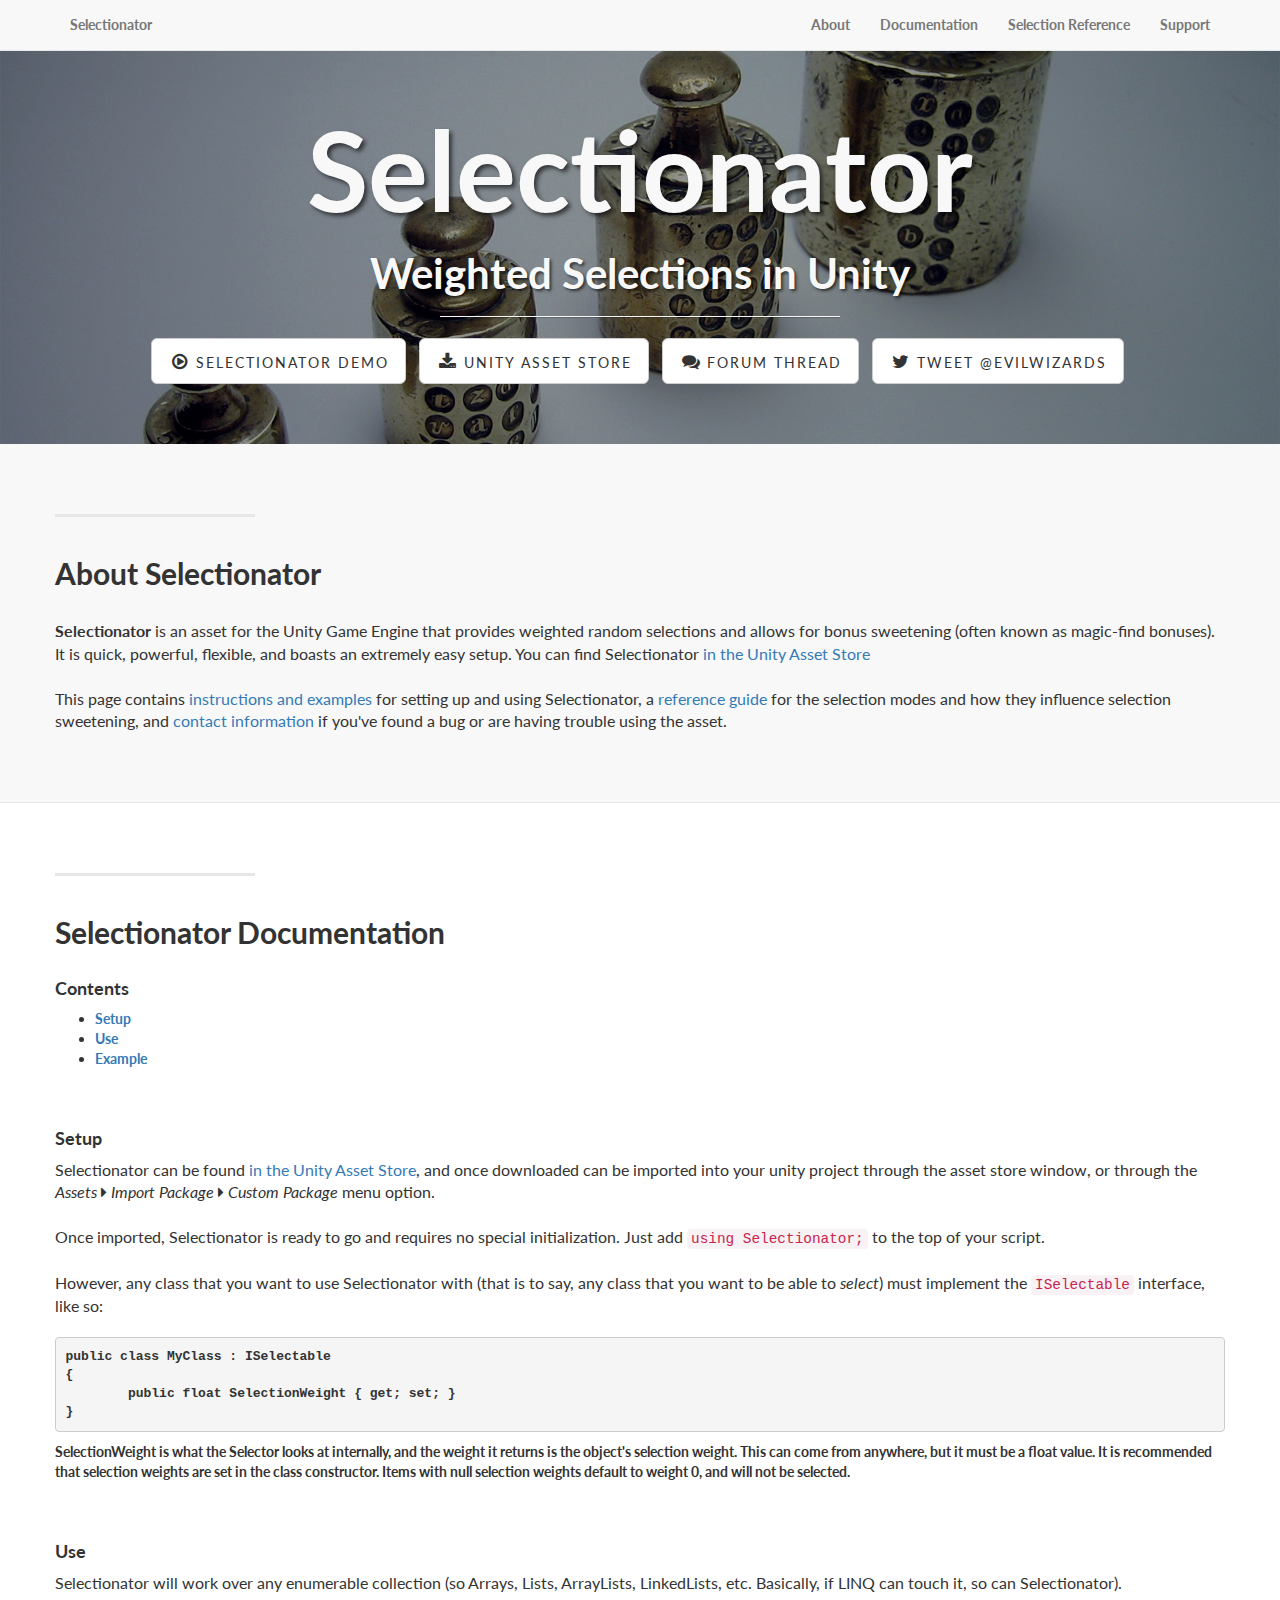
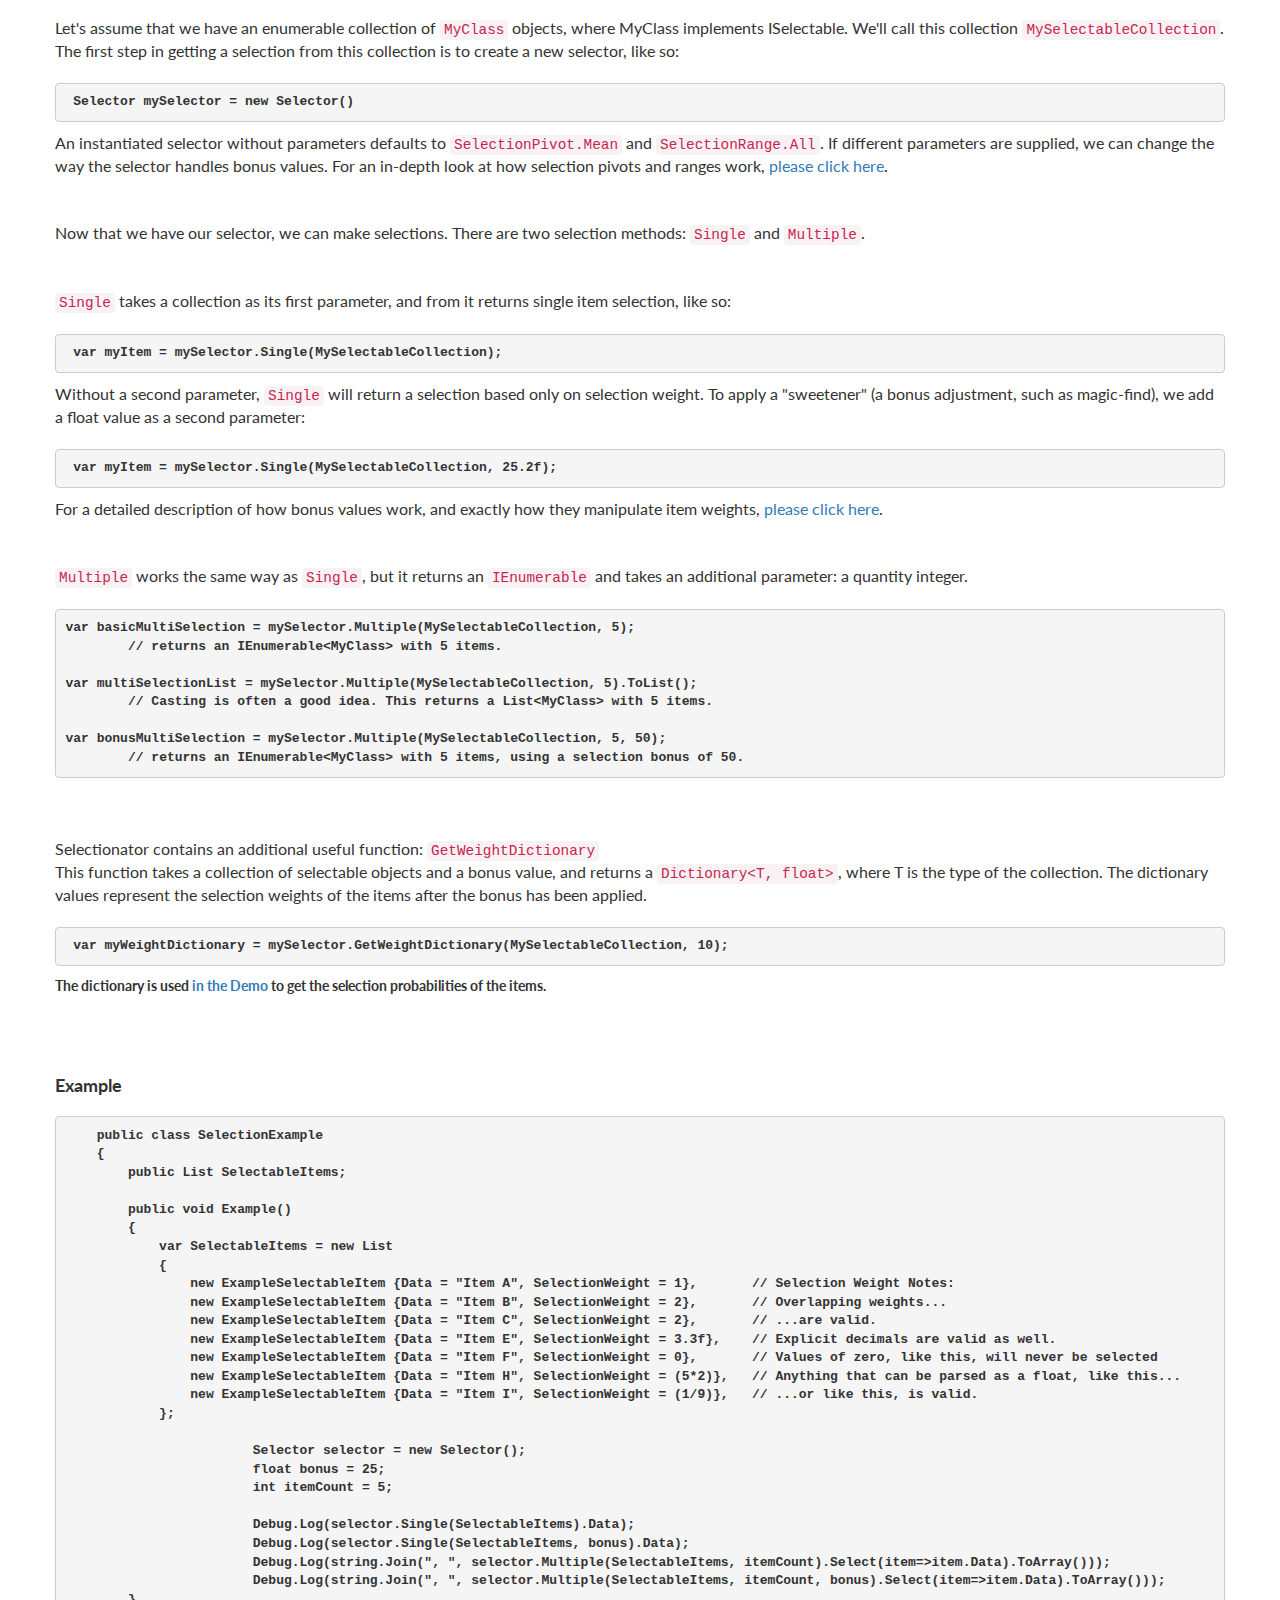
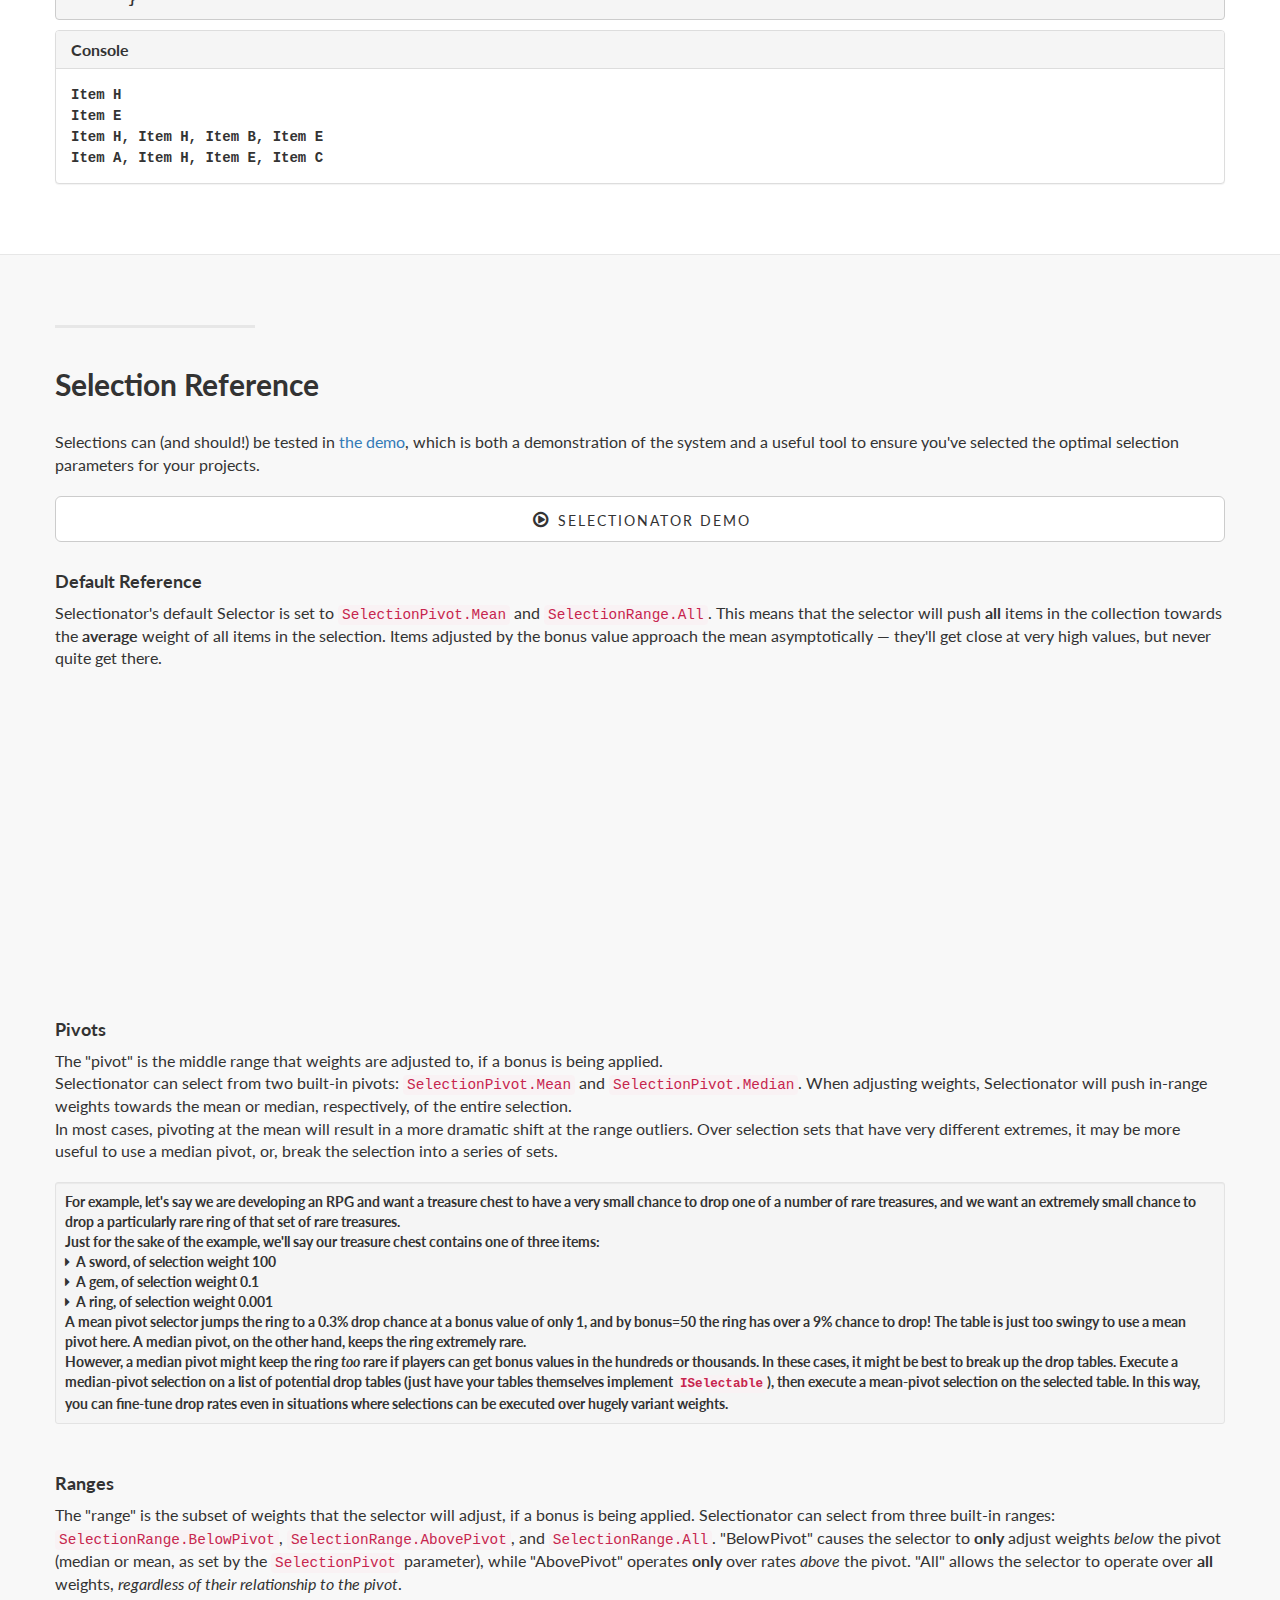
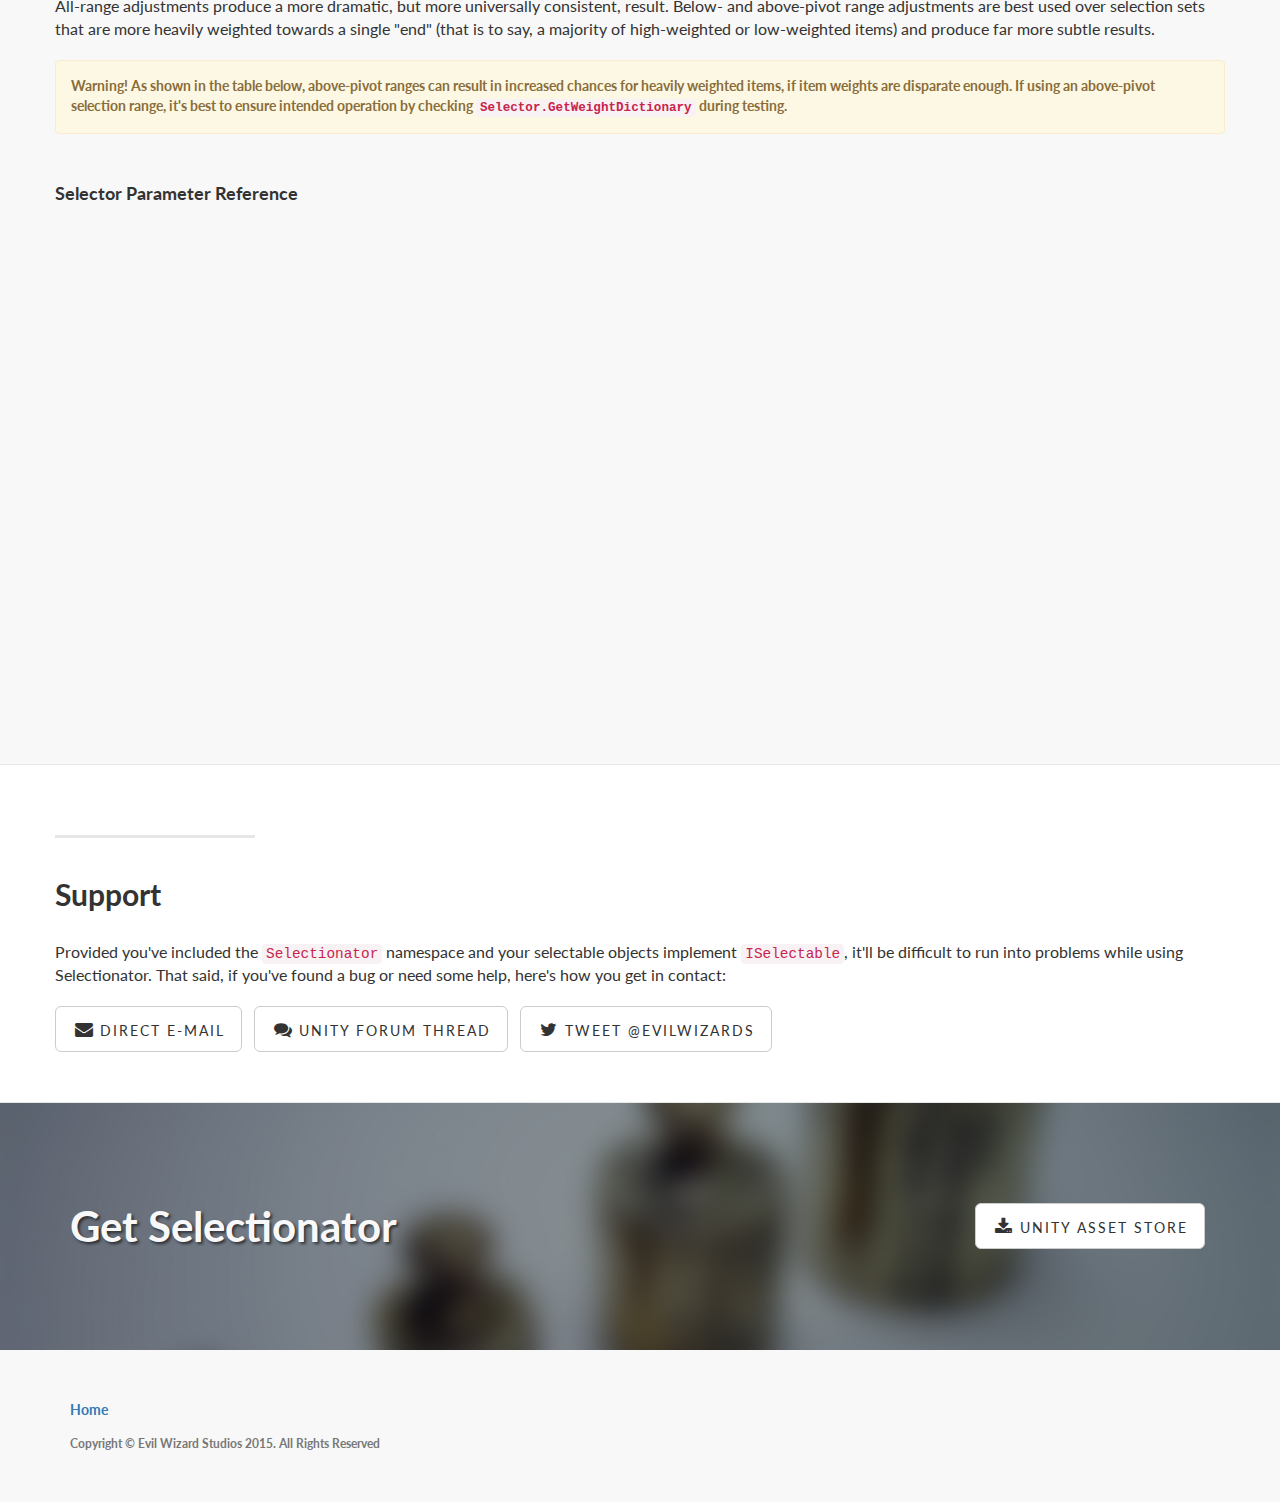
<file: index.html>
<!DOCTYPE html>
<html lang="en">

<head>

    <meta charset="utf-8">
    <meta http-equiv="X-UA-Compatible" content="IE=edge">
    <meta name="viewport" content="width=device-width, initial-scale=1">
	<meta property="og:site_name" content="Selectionator"/>
	<meta property="og:title" content="Selectionator, from Evil Wizard Studios"/>
	<meta property="og:type"   content="website"/>
	<meta property="og:description" content="Selectionator is an asset for the Unity framework that provides sweetened and unsweetened weighted selections."/>
	<meta property="og:image" content="http://evilwizards.com/selectionator/img/ico/icon_lg.png"/>
	<meta property="og:url"content="http://evilwizards.com/selectionator"/>
	
	<link rel="apple-touch-icon" sizes="57x57" href="img/ico/apple-icon-57x57.png">
	<link rel="apple-touch-icon" sizes="60x60" href="img/ico/apple-icon-60x60.png">
	<link rel="apple-touch-icon" sizes="72x72" href="img/ico/apple-icon-72x72.png">
	<link rel="apple-touch-icon" sizes="76x76" href="img/ico/apple-icon-76x76.png">
	<link rel="apple-touch-icon" sizes="114x114" href="img/ico/apple-icon-114x114.png">
	<link rel="apple-touch-icon" sizes="120x120" href="img/ico/apple-icon-120x120.png">
	<link rel="apple-touch-icon" sizes="144x144" href="img/ico/apple-icon-144x144.png">
	<link rel="apple-touch-icon" sizes="152x152" href="img/ico/apple-icon-152x152.png">
	<link rel="apple-touch-icon" sizes="180x180" href="img/ico/apple-icon-180x180.png">
	<link rel="icon" type="image/png" sizes="192x192"  href="img/ico/android-icon-192x192.png">
	<link rel="icon" type="image/png" sizes="32x32" href="img/ico/favicon-32x32.png">
	<link rel="icon" type="image/png" sizes="96x96" href="img/ico/favicon-96x96.png">
	<link rel="icon" type="image/png" sizes="16x16" href="img/ico/favicon-16x16.png">
	<link rel="manifest" href="img/ico/manifest.json">
	<meta name="msapplication-TileColor" content="#ffffff">
	<meta name="msapplication-TileImage" content="img/ico/ms-icon-144x144.png">
	<meta name="theme-color" content="#ffffff">

    <title>Selectionator</title>

    <!-- Bootstrap Core CSS -->
    <link href="css/bootstrap.min.css" rel="stylesheet">

    <!-- Custom CSS -->
    <link href="css/landing-page.css" rel="stylesheet">

    <!-- Custom Fonts -->
    <link href="font-awesome/css/font-awesome.min.css" rel="stylesheet" type="text/css">
    <link href="http://fonts.googleapis.com/css?family=Lato:300,400,700,300italic,400italic,700italic," rel="stylesheet" type="text/css">

    <!-- HTML5 Shim and Respond.js IE8 support of HTML5 elements and media queries -->
    <!-- WARNING: Respond.js doesn't work if you view the page via file:// -->
    <!--[if lt IE 9]>
        <script src="https://oss.maxcdn.com/libs/html5shiv/3.7.0/html5shiv.js"></script>
        <script src="https://oss.maxcdn.com/libs/respond.js/1.4.2/respond.min.js"></script>
    <![endif]-->
	
	
	<!--Reference Charts-->
    <script type="text/javascript" src="https://www.google.com/jsapi"></script>
    <script type="text/javascript" src="js/charts.js"></script>

</head>

<body>

    <!-- Navigation -->
    <nav class="navbar navbar-default navbar-fixed-top topnav" role="navigation">
        <div class="container topnav">
            <!-- Brand and toggle get grouped for better mobile display -->
            <div class="navbar-header">
                <button type="button" class="navbar-toggle" data-toggle="collapse" data-target="#bs-example-navbar-collapse-1">
                    <span class="sr-only">Toggle navigation</span>
                    <span class="icon-bar"></span>
                    <span class="icon-bar"></span>
                    <span class="icon-bar"></span>
                </button>
                <a class="navbar-brand topnav" href="#">Selectionator</a>
            </div>
            <!-- Collect the nav links, forms, and other content for toggling -->
            <div class="collapse navbar-collapse" id="bs-example-navbar-collapse-1">
                <ul class="nav navbar-nav navbar-right">
                    <li>
                        <a href="#about">About</a>
                    </li>
					<li>
                        <a href="#docs">Documentation</a>
                    </li>
                    <li>
                        <a href="#ref">Selection Reference</a>
                    </li>
                    <li>
                        <a href="#support">Support</a>
                    </li>
                </ul>
            </div>
            <!-- /.navbar-collapse -->
        </div>
        <!-- /.container -->
    </nav>


    <!-- Header -->
    <div class="intro-header">
        <div class="container">

            <div class="row">
                <div class="col-lg-12">
                    <div class="intro-message">
                        <h1>Selectionator</h1>
                        <h3>Weighted Selections in Unity</h3>
                        <hr class="intro-divider">
                        <ul class="list-inline intro-social-buttons">
						    <li>
                                <a href="webdemo/index.html" class="btn btn-default btn-lg"><i class="fa fa-play-circle-o fa-fw"></i> <span class="network-name">Selectionator Demo</span></a>
                            </li>
                            <li>
                                <a href="http://u3d.as/content/evil-wizard-studios/selectionator-weighted-selection-engine" class="btn btn-default btn-lg"><i class="fa fa-download fa-fw"></i> <span class="network-name">Unity Asset Store</span></a>
                            </li>
                            <li>
                                <a href="http://forum.unity3d.com/threads/released-selectionator-weighted-selections-with-find.333100/" class="btn btn-default btn-lg"><i class="fa fa-comments fa-fw"></i> <span class="network-name">Forum Thread</span></a>
                            </li>
                            <li>
					<a href="https://twitter.com/intent/tweet?screen_name=evilwizards&text=SELECTIONATOR%20SUCKS%20BRO" target="_blank" class="btn btn-default btn-lg"><i class="fa fa-twitter fa-fw"></i> <span class="network-name">Tweet @evilwizards</span></a>
                            </li>
                        </ul>
                    </div>
                </div>
            </div>

        </div>
        <!-- /.container -->

    </div>
    <!-- /.intro-header -->

    <!-- Page Content -->
	<a name="about"></a>
    <div class="content-section-a">

        <div class="container">
            <div class="row">
                    <hr class="section-heading-spacer">
                    <div class="clearfix"></div>
                    <h2 class="section-heading">About Selectionator</h2>
                    <p class="lead">
					<b>Selectionator</b> is an asset for the Unity Game Engine that provides weighted random selections and allows for bonus sweetening (often known as magic-find bonuses).<br>
					It is quick, powerful, flexible, and boasts an extremely easy setup.
					You can find Selectionator <a href="http://u3d.as/content/evil-wizard-studios/selectionator-weighted-selection-engine">in the Unity Asset Store</a>
					<br>
					<br>
					This page contains <a href="#docs">instructions and examples</a> for setting up and using Selectionator, a <a href="#ref">reference guide</a> for the selection modes and how they influence selection sweetening, and <a href="#support">contact information</a> if you've found a bug or are having trouble using the asset.
					</p>
            </div>

        </div>
        <!-- /.container -->

    </div>
	
	<a name="docs"></a>
    <div class="content-section-b">

        <div class="container">
            <div class="row">

                    <hr class="section-heading-spacer">
                    <div class="clearfix"></div>
                    <h2 class="section-heading">Selectionator Documentation</h2>
					<h4>Contents</h4>
					<ul>
						<li>
							<a href="#docs_setup"></i>Setup</a>
						</li>
						<li>
							<a href="#docs_use"></i>Use</a>
						</li>		
						<li>
							<a href="#docs_examples"></i>Example</a>
						</li>								
					</ul>
					<br><br>
					<a name="docs_setup"></a>
					<h4>Setup</h4>
                    <p class="lead">
					Selectionator can be found <a href="http://u3d.as/content/evil-wizard-studios/selectionator-weighted-selection-engine">in the Unity Asset Store</a>, and once downloaded can be imported into your unity project through the asset store window, or through the <i>Assets <i class="fa">&#xf0da;</i> Import Package <i class="fa">&#xf0da;</i> Custom Package</i> menu option.
					<br><br>
					Once imported, Selectionator is ready to go and requires no special initialization. Just add <code>using Selectionator;</code> to the top of your script.
					<br><br>
					However, any class that you want to use Selectionator with (that is to say, any class that you want to be able to <i>select</i>) must implement the <code>ISelectable</code> interface, like so:
<pre>
public class MyClass : ISelectable
{
        public float SelectionWeight { get; set; }
}</pre>
					SelectionWeight is what the Selector looks at internally, and the weight it returns is the object's selection weight. This can come from anywhere, but it must be a float value.
					It is recommended that selection weights are set in the class constructor. Items with null selection weights default to weight 0, and will not be selected.	</p>
					<br><br>
					
					<a name="docs_use"></a>
					<h4>Use</h4>
                    <p class="lead">
					Selectionator will work over any enumerable collection (so Arrays, Lists, ArrayLists, LinkedLists, etc. Basically, if LINQ can touch it, so can Selectionator).<br><br>
					Let's assume that we have an enumerable collection of <code>MyClass</code> objects, where MyClass implements ISelectable. We'll call this collection <code>MySelectableCollection</code>. The first step in getting a selection from this collection is to create a new selector, like so:
					</p>
					<pre> Selector mySelector = new Selector()</pre>
					<p class="lead">
					An instantiated selector without parameters defaults to <code>SelectionPivot.Mean</code> and <code>SelectionRange.All</code>. If different parameters are supplied, we can change the way the selector handles bonus values. For an in-depth look at how selection pivots and ranges work, <a href="#ref">please click here</a>.<br>
					<br><br>
					Now that we have our selector, we can make selections. There are two selection methods: <code>Single</code> and <code>Multiple</code>.<br><br><br>
					<code>Single</code> takes a collection as its first parameter, and from it returns single item selection, like so:</p>
					<pre> var myItem = mySelector.Single(MySelectableCollection);</pre>
					<p class="lead">
					Without a second parameter, <code>Single</code> will return a selection based only on selection weight. To apply a "sweetener" (a bonus adjustment, such as magic-find), we add a float value as a second parameter:</p>
					<pre> var myItem = mySelector.Single(MySelectableCollection, 25.2f);</pre>
					<p class="lead">
					For a detailed description of how bonus values work, and exactly how they manipulate item weights, <a href="#ref">please click here</a>.<br><br>
					<br>
					<code>Multiple</code> works the same way as <code>Single</code>, but it returns an <code>IEnumerable</code> and takes an additional parameter: a quantity integer.<br>
<pre>
var basicMultiSelection = mySelector.Multiple(MySelectableCollection, 5);
	// returns an IEnumerable&lt;MyClass&gt; with 5 items.
		
var multiSelectionList = mySelector.Multiple(MySelectableCollection, 5).ToList();
	// Casting is often a good idea. This returns a List&lt;MyClass&gt; with 5 items.

var bonusMultiSelection = mySelector.Multiple(MySelectableCollection, 5, 50);
	// returns an IEnumerable&lt;MyClass&gt; with 5 items, using a selection bonus of 50.
</pre> 


					<p><br>
					<br>
					<p class="lead">
					Selectionator contains an additional useful function: <code>GetWeightDictionary</code><br>
					This function takes a collection of selectable objects and a bonus value, and returns a <code>Dictionary&lt;T, float&gt;</code>, where T is the type of the collection. The dictionary values represent the selection weights of the items after the bonus has been applied.
					<pre> var myWeightDictionary = mySelector.GetWeightDictionary(MySelectableCollection, 10);</pre>
					The dictionary is used <a href="webdemo/index.html" target="_blank">in the Demo</a> to get the selection probabilities of the items.
					</p>
					<br><br><br>
					<a name="docs_examples"></a>
					<h4>Example</h4>
					<p class="lead">
<pre>
    public class SelectionExample
    {
        public List<ExampleSelectableItem> SelectableItems;

        public void Example()
        {
            var SelectableItems = new List<ExampleSelectableItem>
            {
                new ExampleSelectableItem {Data = "Item A", SelectionWeight = 1},       // Selection Weight Notes:
                new ExampleSelectableItem {Data = "Item B", SelectionWeight = 2},       // Overlapping weights...
                new ExampleSelectableItem {Data = "Item C", SelectionWeight = 2},       // ...are valid.
                new ExampleSelectableItem {Data = "Item E", SelectionWeight = 3.3f},    // Explicit decimals are valid as well.
                new ExampleSelectableItem {Data = "Item F", SelectionWeight = 0},       // Values of zero, like this, will never be selected
                new ExampleSelectableItem {Data = "Item H", SelectionWeight = (5*2)},   // Anything that can be parsed as a float, like this...
                new ExampleSelectableItem {Data = "Item I", SelectionWeight = (1/9)},   // ...or like this, is valid.
            };
			
			Selector selector = new Selector();
			float bonus = 25;
			int itemCount = 5;
			
			Debug.Log(selector.Single(SelectableItems).Data);
			Debug.Log(selector.Single(SelectableItems, bonus).Data);
			Debug.Log(string.Join(", ", selector.Multiple(SelectableItems, itemCount).Select(item=>item.Data).ToArray()));
			Debug.Log(string.Join(", ", selector.Multiple(SelectableItems, itemCount, bonus).Select(item=>item.Data).ToArray()));
        }
</pre>
					<div class="panel panel-default">
						<div class="panel-heading">
							<h3 class="panel-title">Console</h3>
						</div>
						<div class="panel-body">
							<samp>
							Item H<br>
							Item E<br>
							Item H, Item H, Item B, Item E<br>
							Item A, Item H, Item E, Item C<br>		
							</samp>
						</div>
					</div>

					</p>					
            </div>

        </div>
        <!-- /.container -->

    </div>
    <!-- /.content-section-a -->
	<a name="ref"></a>
    <div class="content-section-a">

        <div class="container">

            <div class="row">

                    <hr class="section-heading-spacer">
                    <div class="clearfix"></div>
                    <h2 class="section-heading">Selection Reference</h2>
					<p class="lead">Selections can (and should!) be tested in <a href="webdemo/index.html">the demo</a>, which is both a demonstration of the system and a useful tool to ensure you've selected the optimal selection parameters for your projects.</p>
					<a href="webdemo/index.html" target="_blank" class="btn btn-default btn-lg" style="width: 100%; margin: 0 auto;"><i class="fa fa-play-circle-o fa-fw"></i> <span class="network-name">Selectionator Demo</span></a>
					<br><br>
                    <h4>Default Reference</h3>
					<p class="lead">Selectionator's default Selector is set to <code>SelectionPivot.Mean</code> and <code>SelectionRange.All</code>. This means that the selector will push <b>all</b> items in the collection towards the <b>average</b> weight of all items in the selection. Items adjusted by the bonus value approach the mean asymptotically — they'll get close at very high values, but never quite get there.<br>
					
						<div id="chart1_div" style="width: 100%; height: 300px;"></div>
					<br>
					<h4>Pivots</h3>

					<p class="lead">
						The "pivot" is the middle range that weights are adjusted to, if a bonus is being applied. <br>
						Selectionator can select from two built-in pivots: <code>SelectionPivot.Mean</code> and <code>SelectionPivot.Median</code>. When adjusting weights, Selectionator will push in-range weights towards the mean or median, respectively, of the entire selection. <br>
						In most cases, pivoting at the mean will result in a more dramatic shift at the range outliers. Over selection sets that have very different extremes, it may be more useful to use a median pivot, or, break the selection into a series of sets.
						<div class="well well-sm">
							For example, let's say we are developing an RPG and want a treasure chest to have a very small chance to drop one of a number of rare treasures, and we want an extremely small chance to drop a particularly rare ring of that set of rare treasures.<br>
							Just for the sake of the example, we'll say our treasure chest contains one of three items:<br>
							<i class="fa">&#xf0da;</i>&nbsp;&nbsp;A sword, of selection weight 100<br>
							<i class="fa">&#xf0da;</i>&nbsp;&nbsp;A gem, of selection weight 0.1<br>
							<i class="fa">&#xf0da;</i>&nbsp;&nbsp;A ring, of selection weight 0.001<br>
							A mean pivot selector jumps the ring to a 0.3% drop chance at a bonus value of only 1, and by bonus=50 the ring has over a 9% chance to drop! The table is just too swingy to use a mean pivot here. A median pivot, on the other hand, keeps the ring extremely rare.<br>
							However, a median pivot might keep the ring <i>too</i> rare if players can get bonus values in the hundreds or thousands. In these cases, it might be best to break up the drop tables. Execute a median-pivot selection on a list of potential drop tables (just have your tables themselves implement <code>ISelectable</code>), then execute a mean-pivot selection on the selected table. In this way, you can fine-tune drop rates even in situations where selections can be executed over hugely variant weights.
						</div>
						<br>
						</p>
					
					<h4>Ranges</h3>
					<p class="lead">
						The "range" is the subset of weights that the selector will adjust, if a bonus is being applied. Selectionator can select from three built-in ranges:<br> <code>SelectionRange.BelowPivot</code>, <code>SelectionRange.AbovePivot</code>, and <code>SelectionRange.All</code>. "BelowPivot" causes the selector to <b>only</b> adjust weights <i>below</i> the pivot (median or mean, as set by the <code>SelectionPivot</code> parameter), while "AbovePivot" operates <b>only</b> over rates <i>above</i> the pivot. "All" allows the selector to operate over <b>all</b> weights, <i>regardless of their relationship to the pivot</i>. <br>
						All-range adjustments produce a more dramatic, but more universally consistent, result. Below- and above-pivot range adjustments are best used over selection sets that are more heavily weighted towards a single "end" (that is to say, a majority of high-weighted or low-weighted items) and produce far more subtle results.
						<div class="alert alert-warning" role="alert">Warning! As shown in the table below, above-pivot ranges can result in <b>increased</b> chances for heavily weighted items, if item weights are disparate enough. If using an above-pivot selection range, it's best to ensure intended operation by checking <code>Selector.GetWeightDictionary</code> during testing. </div>
					</p>
					<br>
					<h4>Selector Parameter Reference</h3>
					<div id="chart2_div" style="width: 100%; height: 500px;"></div>


            </div>

        </div>
        <!-- /.container -->

    </div>
    <!-- /.content-section-b -->
	<a name="support"></a>
    <div class="content-section-b">

        <div class="container">

            <div class="row">

                    <hr class="section-heading-spacer">
                    <div class="clearfix"></div>
                    <h2 class="section-heading">Support</h2>
                    <p class="lead">Provided you've included the <code>Selectionator</code> namespace and your selectable objects implement <code>ISelectable</code>, it'll be difficult to run into problems while using Selectionator. That said, if you've found a bug or need some help, here's how you get in contact:</p>

					<a href="mailto:&#115;&#117;&#112;&#112;&#111;&#114;&#116;&#064;&#101;&#118;&#105;&#108;&#119;&#105;&#122;&#097;&#114;&#100;&#115;&#116;&#117;&#100;&#105;&#111;&#115;&#046;&#099;&#111;&#109;" target="_blank" class="btn btn-default btn-lg"><i class="fa fa-envelope fa-fw"></i> <span class="network-name">Direct e-mail</span></a>&nbsp;&nbsp;&nbsp;

					<a href="http://forum.unity3d.com/threads/released-selectionator-weighted-selections-with-find.333100/" target="_blank" class="btn btn-default btn-lg"><i class="fa fa-comments fa-fw"></i> <span class="network-name">Unity Forum Thread</span></a>&nbsp;&nbsp;&nbsp;

					<a href="https://twitter.com/intent/tweet?screen_name=evilwizards&text=SELECTIONATOR%20SUCKS%20BRO" target="_blank" class="btn btn-default btn-lg"><i class="fa fa-twitter fa-fw"></i> <span class="network-name">Tweet @evilwizards</span></a>


            </div>

        </div>
        <!-- /.container -->

    </div>
    <!-- /.content-section-a -->

	<a name="support"></a>
    <div class="banner">

        <div class="container">

            <div class="row">
                <div class="col-lg-6">
                    <h2>Get Selectionator</h2>
                </div>
                <div class="col-lg-6">
                    <ul class="list-inline banner-social-buttons">
                            <li>
                                <a href="http://u3d.as/content/evil-wizard-studios/selectionator-weighted-selection-engine" target="_blank" class="btn btn-default btn-lg"><i class="fa fa-download fa-fw"></i> <span class="network-name">Unity Asset Store</span></a>
                            </li>
                    </ul>
                </div>
            </div>

        </div>
        <!-- /.container -->

    </div>
    <!-- /.banner -->

    <!-- Footer -->
    <footer>
        <div class="container">
            <div class="row">
                <div class="col-lg-12">
                    <ul class="list-inline">
                        <li>
                            <a href="http://www.evilwizardstudios.com">Home</a>
                        </li>
                    </ul>
                    <p class="copyright text-muted small">Copyright &copy; Evil Wizard Studios 2015. All Rights Reserved</p>
                </div>
            </div>
        </div>
    </footer>

    <!-- jQuery -->
    <script src="js/jquery.js"></script>

    <!-- Bootstrap Core JavaScript -->
    <script src="js/bootstrap.min.js"></script>

</body>
<script>
  (function(i,s,o,g,r,a,m){i['GoogleAnalyticsObject']=r;i[r]=i[r]||function(){
  (i[r].q=i[r].q||[]).push(arguments)},i[r].l=1*new Date();a=s.createElement(o),
  m=s.getElementsByTagName(o)[0];a.async=1;a.src=g;m.parentNode.insertBefore(a,m)
  })(window,document,'script','//www.google-analytics.com/analytics.js','ga');

  ga('create', 'UA-63600834-1', 'auto');
  ga('send', 'pageview');

</script>
</html>
</file>
<file: css/landing-page.css>
/*!
 * Start Bootstrap - Landing Page Bootstrap Theme (http://startbootstrap.com)
 * Code licensed under the Apache License v2.0.
 * For details, see http://www.apache.org/licenses/LICENSE-2.0.
 */

body,
html {
    width: 100%;
    height: 100%;
}

body,
h1,
h2,
h3,
h4,
h5,
h6 {
    font-family: "Lato","Helvetica Neue",Helvetica,Arial,sans-serif;
    font-weight: 700;
}

.topnav {
    font-size: 14px; 
}

.lead {
    font-size: 16px;
    font-weight: 400;
}

.intro-header {
    padding-top: 50px; /* If you're making other pages, make sure there is 50px of padding to make sure the navbar doesn't overlap content! */
    padding-bottom: 50px;
    text-align: center;
    color: #f8f8f8;
    background: url(../img/intro-bg.jpg) no-repeat center center;
    background-size: cover;
}

.intro-message {
    position: relative;
    padding-top: 5%;
    padding-bottom: 0%;
}

.intro-message > h1 {
    margin: 0;
    text-shadow: 3px 3px 4px rgba(0,0,0,0.6);
    font-size: 8em;
}

.intro-divider {
    width: 400px;
    border-top: 1px solid #f8f8f8;
    border-bottom: 1px solid rgba(0,0,0,0.2);
}

.intro-message > h3 {
    text-shadow: 2px 2px 3px rgba(0,0,0,0.6);
	font-size: 3em;

}

@media(max-width:767px) {
    .intro-message {
        padding-bottom: 15%;
    }

    .intro-message > h1 {
        font-size: 3em;
    }

    ul.intro-social-buttons > li {
        display: block;
        margin-bottom: 20px;
        padding: 0;
    }

    ul.intro-social-buttons > li:last-child {
        margin-bottom: 0;
    }

    .intro-divider {
        width: 100%;
    }
}

.network-name {
    text-transform: uppercase;
    font-size: 14px;
    font-weight: 400;
    letter-spacing: 2px;
}

.content-section-a {
    padding: 50px 0;
    background-color: #f8f8f8;
}

.content-section-b {
    padding: 50px 0;
    border-top: 1px solid #e7e7e7;
    border-bottom: 1px solid #e7e7e7;
}

.section-heading {
    margin-bottom: 30px;
}

.section-heading-spacer {
    float: left;
    width: 200px;
    border-top: 3px solid #e7e7e7;
}

.banner {
    padding: 100px 0;
    color: #f8f8f8;
    background: url(../img/banner-bg.jpg) no-repeat center center;
    background-size: cover;
}

.banner h2 {
    margin: 0;
    text-shadow: 2px 2px 3px rgba(0,0,0,0.6);
    font-size: 3em;
}

.banner ul {
    margin-bottom: 0;
}

.banner-social-buttons {
    float: right;
    margin-top: 0;
}

@media(max-width:1199px) {
    ul.banner-social-buttons {
        float: left;
        margin-top: 15px;
    }
}

@media(max-width:767px) {
    .banner h2 {
        margin: 0;
        text-shadow: 2px 2px 3px rgba(0,0,0,0.6);
        font-size: 3em;
    }

    ul.banner-social-buttons > li {
        display: block;
        margin-bottom: 20px;
        padding: 0;
    }

    ul.banner-social-buttons > li:last-child {
        margin-bottom: 0;
    }
}

footer {
    padding: 50px 0;
    background-color: #f8f8f8;
}

p.copyright {
    margin: 15px 0 0;
}
</file>
